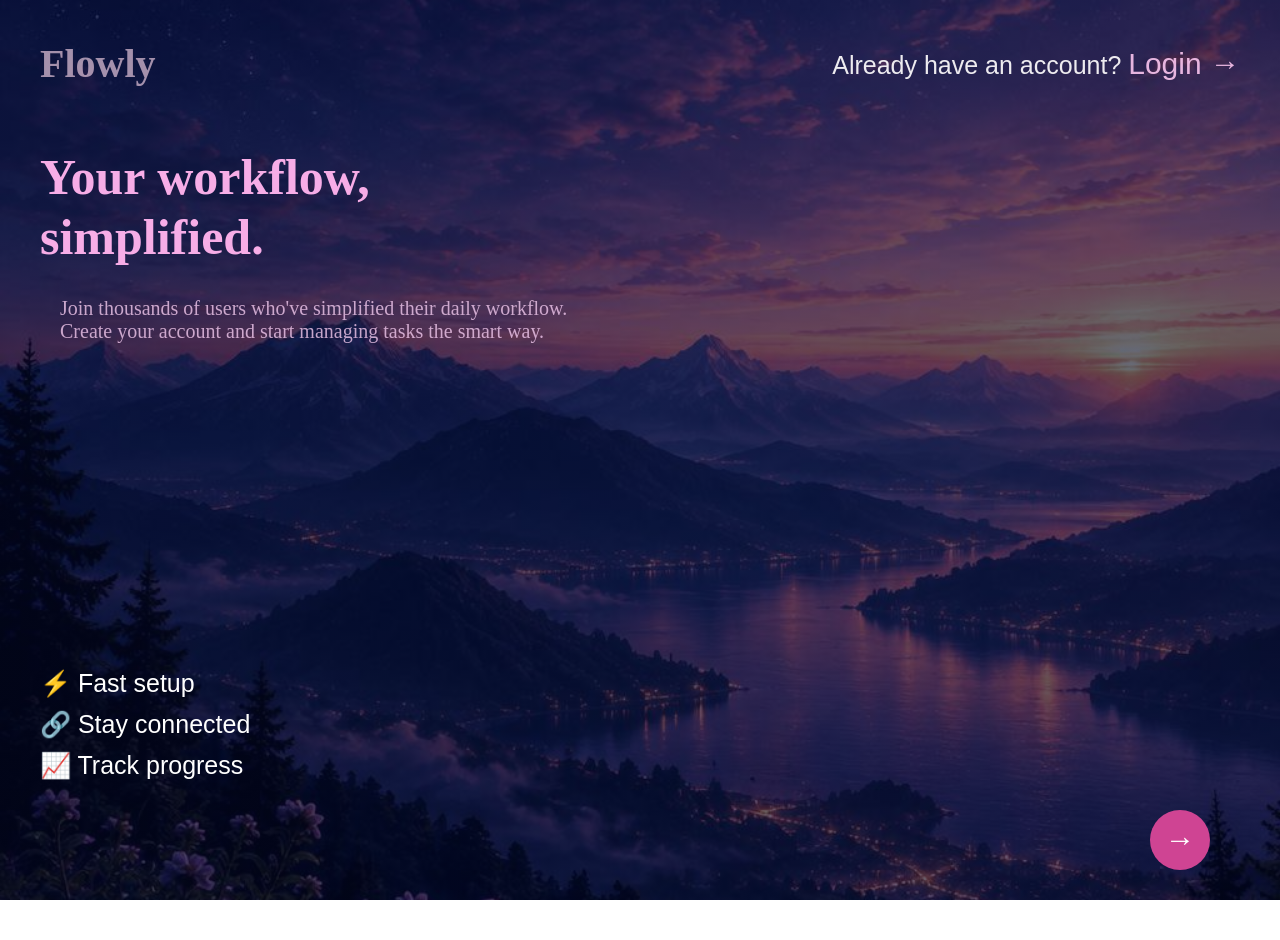
<file: index.html>
<!DOCTYPE html>
<html lang="en">
<head>
    <meta charset="UTF-8">
    <meta name="viewport" content="width=device-width, initial-scale=1.0">
    <title>Flowly</title>
    <link href="style.css" rel="stylesheet">
</head>
<body class="welcome-page">

    <div class="welcome-panel">
        <header class="welcome-header">
            <h2>Flowly</h2>
            <a href="signup1.html" class="login-link">Already have an account? <span class="login-highlight">Login →</span></a>
        </header>
    
   <div class="welcome-content">
    <h1>Your workflow,<br>simplified.</h1>
    <p>Join thousands of users who've simplified their daily workflow.<br> Create your account and start managing tasks the smart way.</p>

<div class="features">
    <div class="feature-item">⚡ Fast setup</div>
    <div class="feature-item">🔗 Stay connected</div>
    <div class="feature-item">📈 Track progress</div>
</div>
   </div>

   <div class="welcome-footer">
    <a href="signup1.html" class="next-btn">→</a>
   </div>
   </div>
</body>
</html>
</file>
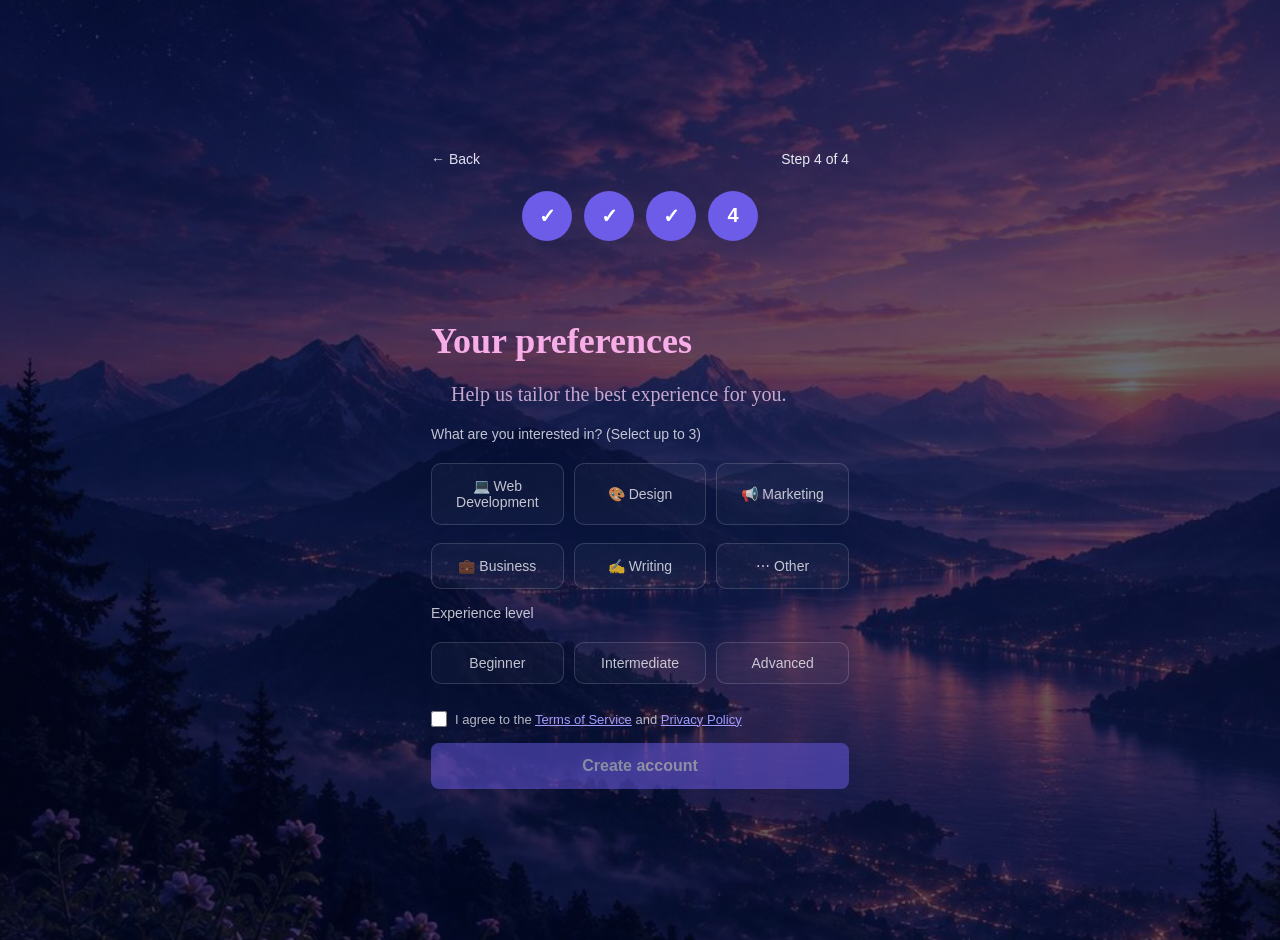
<file: preferenes4.html>
<!DOCTYPE html>
<html lang="en">
<head>
    <meta charset="UTF-8">
    <meta name="viewport" content="width=device-width, initial-scale=1.0">
    <title>flowly</title>
    <link href="style.css" rel="stylesheet">
</head>
<body>
    <div class="form-panel">
    <div class="top-bar">
        <a href="verify3.html" class="back-link">← Back</a>
        <span class="step-label">Step 4 of 4</span>
    </div>

    <div class="progress-bar">
       <div class="step-item completed">✓</div>
        <div class="step-item completed">✓</div>
        <div class="step-item completed">✓</div>
        <div class="step-item active">4</div>
    </div>

    <div class="form-content">
        <h1 class="form-title">Your preferences</h1>
        <p>Help us tailor the best experience for you.</p>

        <form>
        <div class="form-group">
    <label>What are you interested in? (Select up to 3)</label>
    <div class="interest-grid">
        <label class="interest-card">
            <input type="checkbox" name="interest">
            <span>💻 Web Development</span>
        </label>
        <label class="interest-card">
            <input type="checkbox" name="interest">
            <span>🎨 Design</span>
        </label>
        <label class="interest-card">
            <input type="checkbox" name="interest">
            <span>📢 Marketing</span>
        </label>
        <label class="interest-card">
            <input type="checkbox" name="interest">
            <span>💼 Business</span>
        </label>
        <label class="interest-card">
            <input type="checkbox" name="interest">
            <span>✍️ Writing</span>
        </label>
        <label class="interest-card">
            <input type="checkbox" name="interest">
            <span>⋯ Other</span>
        </label>
    </div>
</div>

        <div class="form-group">
    <label>Experience level</label>
    <div class="level-options">
        <label class="level-card">
            <input type="radio" name="level">
            <span>Beginner</span>
        </label>
        <label class="level-card">
            <input type="radio" name="level">
            <span>Intermediate</span>
        </label>
        <label class="level-card">
            <input type="radio" name="level">
            <span>Advanced</span>
        </label>
    </div>
</div>

        <div class="terms-group">
    <label class="terms-label">
        <input type="checkbox" id="terms">
        <span>I agree to the <a href="#">Terms of Service</a> and <a href="#">Privacy Policy</a></span>
    </label>
</div>
            <a href="success5.html" class="btn-continue disabled-link" type="submit">Create account</a>
        </form>
    </div>
</div>

<script>
    const termsCheckbox = document.getElementById('terms');
const continueBtn = document.querySelector('.btn-continue');
termsCheckbox.addEventListener('change', () => {
    if (termsCheckbox.checked) {
        continueBtn.classList.remove('disabled-link');
    } else {
        continueBtn.classList.add('disabled-link');
    }
});

</script>
</body>
</html>
</file>
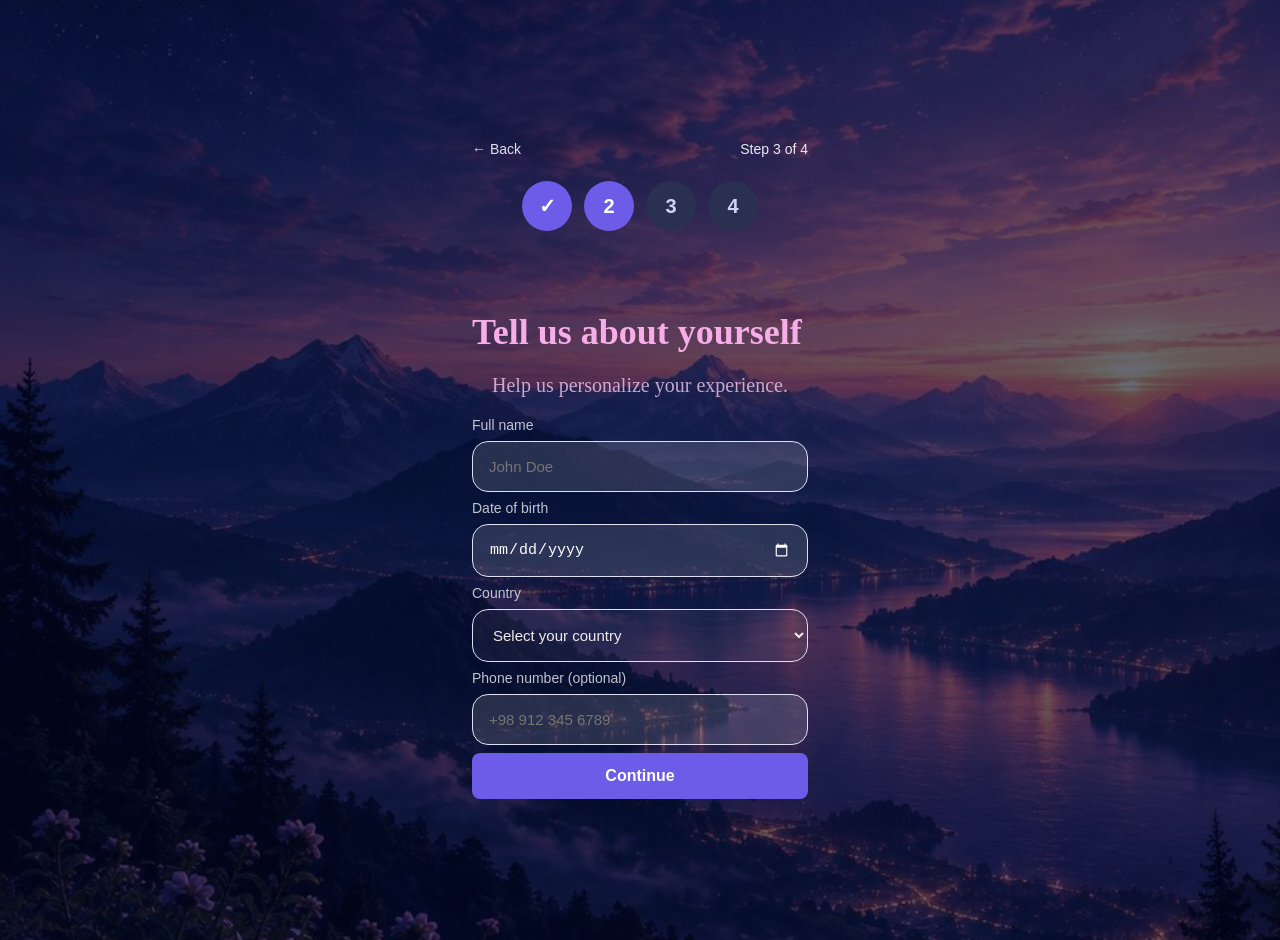
<file: profile-setup2.html>
<!DOCTYPE html>
<html lang="en">
<head>
    <meta charset="UTF-8">
    <meta name="viewport" content="width=device-width, initial-scale=1.0">
    <title>flowly</title>
    <link href="style.css" rel="stylesheet">
</head>
<body>
    <div class="form-panel">
    <div class="top-bar">
        <a href="signup1.html" class="back-link">← Back</a>
        <span class="step-label">Step 3 of 4</span>
    </div>

    <div class="progress-bar">
        <div class="step-item completed">✓</div>
        <div class="step-item active">2</div>
        <div class="step-item ">3</div>
        <div class="step-item">4</div>
    </div>
    <div class="form-content">
    <h1 class="form-title">Tell us about yourself</h1>
    <p>Help us personalize your experience.</p>

    <form>
        <div class="form-group">
            <label for="fullname">Full name</label>
            <input type="text" id="fullname" placeholder="John Doe">
        </div>

        <div class="form-group">
            <label for="dob">Date of birth</label>
            <input type="date" id="dob">
        </div>

        <div class="form-group">
            <label for="country">Country</label>
            <select id="country">
                <option value="">Select your country</option>
                <option value="ir">Iran</option>
                <option value="us">United States</option>
                <option value="de">Germany</option> 
            </select>
        </div>

        <div class="form-group">
            <label for="phone">Phone number (optional)</label>
            <input type="tel" id="phone" placeholder="+98 912 345 6789">
        </div>

        <a href="verify3.html" class="btn-continue" type="submit">Continue</a>
    </form>
</div>
    
</div>
</body>
</html>
</file>
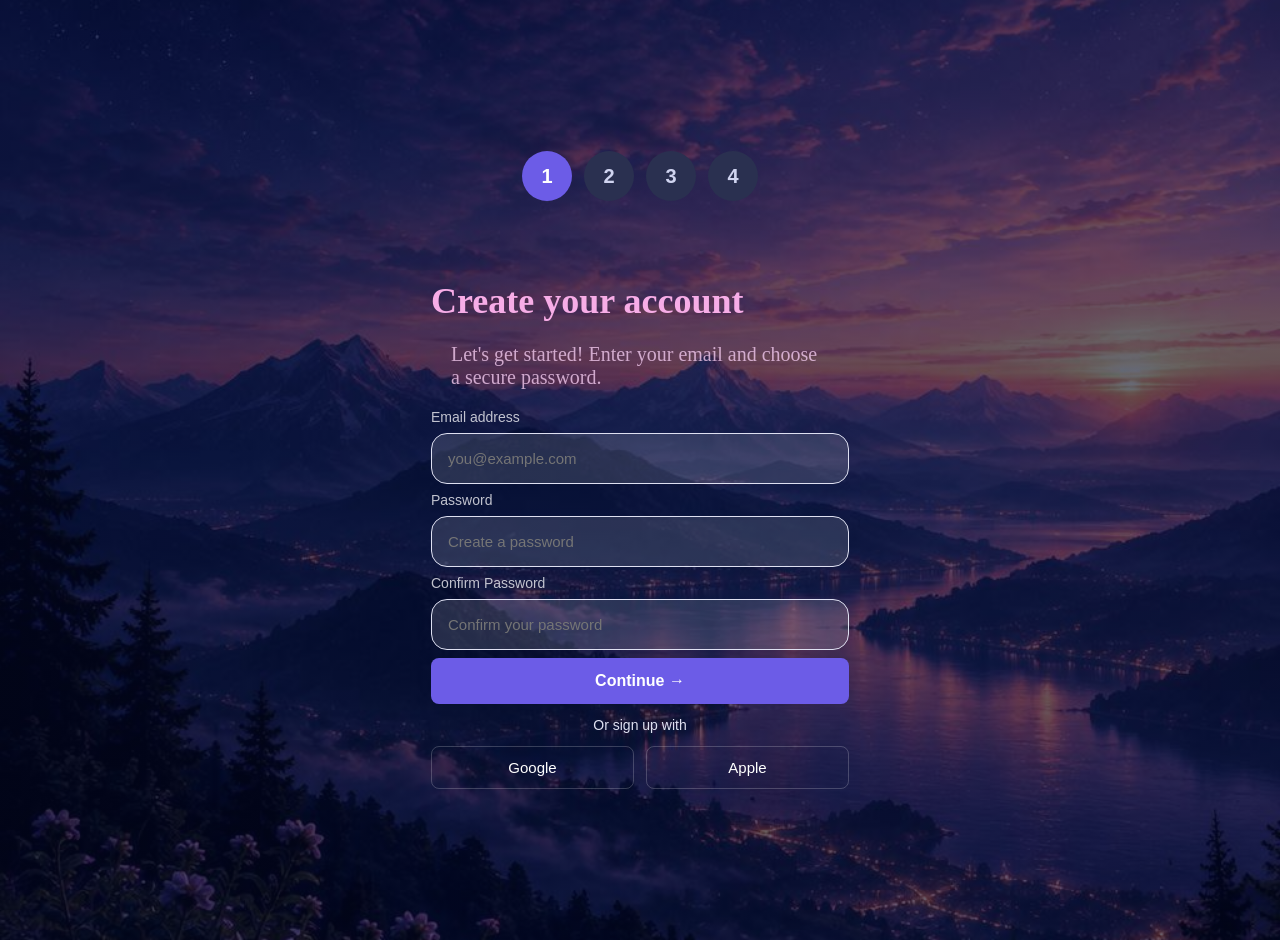
<file: signup1.html>
<!DOCTYPE html>
<html lang="en">
<head>
    <meta charset="UTF-8">
    <meta name="viewport" content="width=device-width, initial-scale=1.0">
    <title>Flowly</title>
    <link href="style.css" rel="stylesheet">
</head>
<body>
    <div class="form-panel">
    <div class="progress-bar">
        <div class="step-item active">1</div>
        <div class="step-item">2</div>
        <div class="step-item">3</div>
        <div class="step-item">4</div>
    </div>

    <div class="form-content">
        <h1 class="form-title">Create your account</h1>
        <p>Let's get started! Enter your email and choose a secure password.</p> 

        <form>
            <div class="form-group">
            <label for="email">Email address</label>
            <input type="email" id="email" placeholder="you@example.com">
            </div>

            <div class="form-group">
            <label for="password">Password</label>
            <input type="password" id="password" placeholder="Create a password">
            </div>

            <div class="form-group">
            <label for="confirm-password">Confirm Password</label>
            <input type="password" id="confirm-password" placeholder="Confirm your password">
            </div>

         <a href="profile-setup2.html" class="btn-continue" type="submit">Continue →</a>
        </form>

        <div class="divider">Or sign up with</div>

        <div class="social-buttons">
           <button class="social-btn">Google</button>
           <button class="social-btn">Apple</button>
        </div>
    </div>
</div>
</body>
</html>
</file>
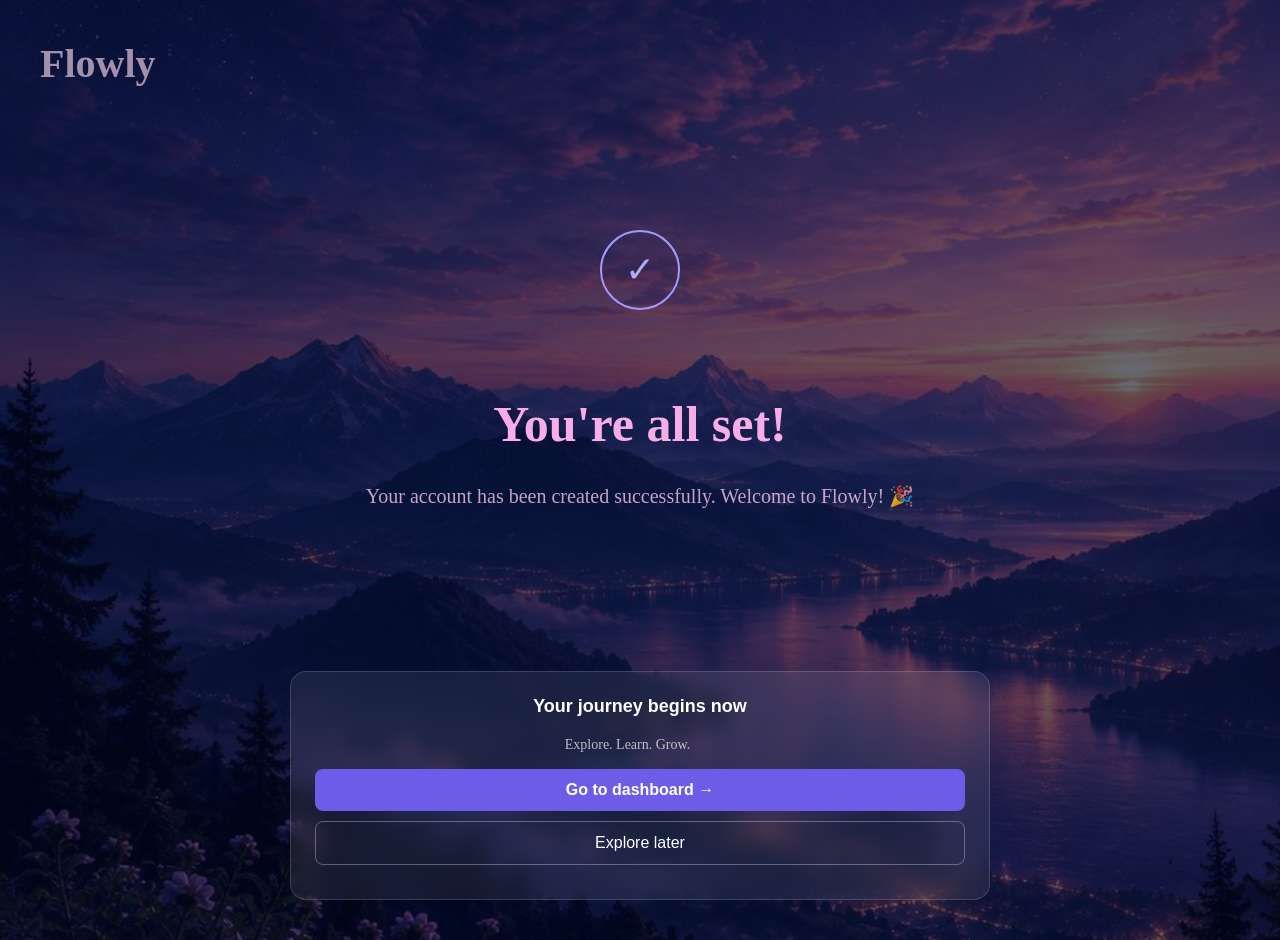
<file: success5.html>
<!DOCTYPE html>
<html lang="en">
<head>
    <meta charset="UTF-8">
    <meta name="viewport" content="width=device-width, initial-scale=1.0">
    <title>Flowly</title>
    <link rel="stylesheet" href="style.css">
</head>
<body>
   <div class="welcome-panel success-panel">
    <header class="welcome-header">
        <h2>Flowly</h2>
    </header>

    <div class="success-content">
        <div class="success-icon">✓</div>
        <h1>You're all set!</h1>
        <p>Your account has been created successfully. Welcome to Flowly! 🎉</p>
    </div>

    <div class="success-card">
        <h3>Your journey begins now</h3>
        <p>Explore. Learn. Grow.</p>
        <a href="#" class="btn-continue">Go to dashboard →</a>
        <a href="#" class="btn-secondary">Explore later</a>
    </div>
</div> 
</body>
</html>
</file>
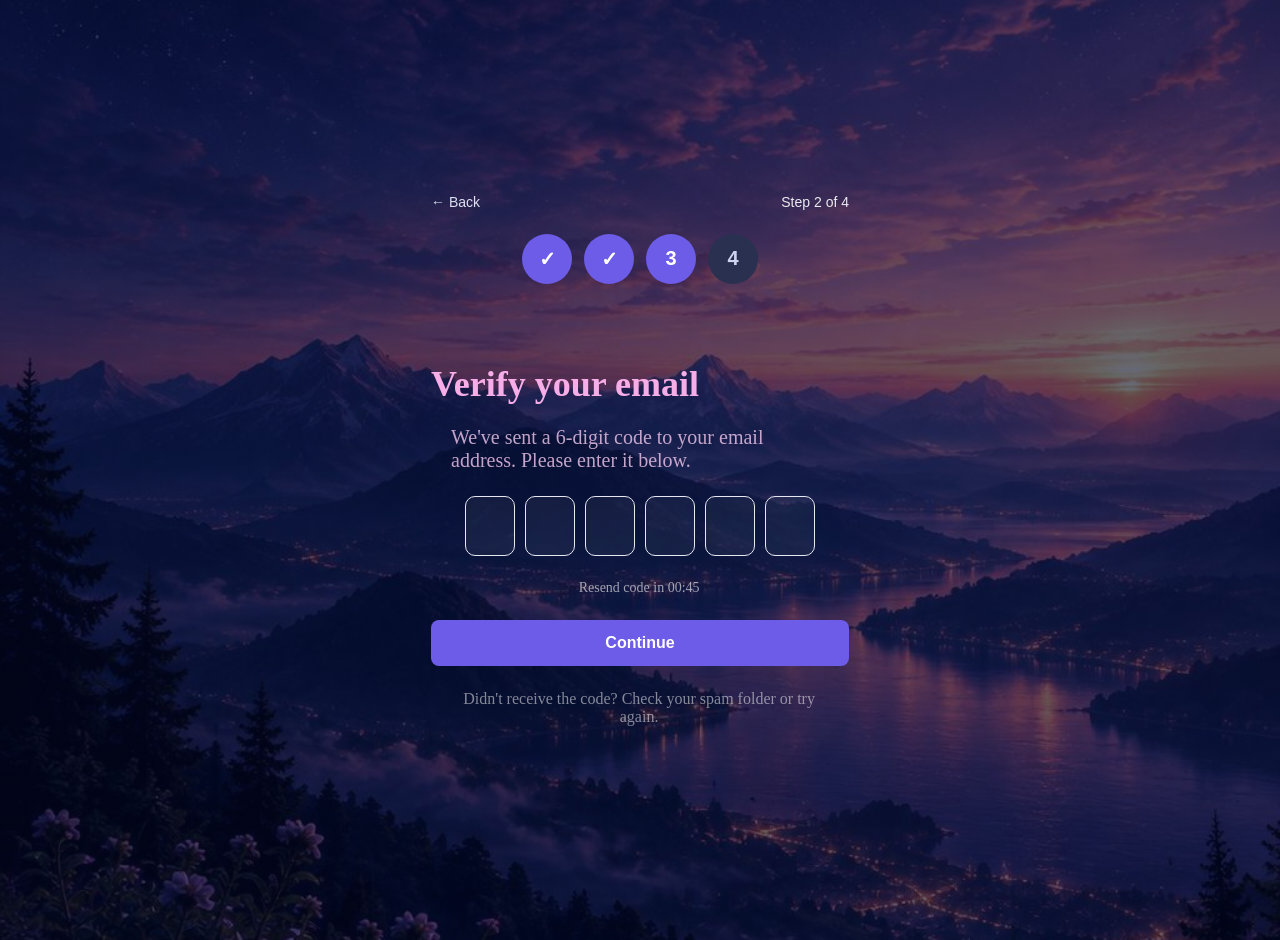
<file: verify3.html>
<!DOCTYPE html>
<html lang="en">
<head>
    <meta charset="UTF-8">
    <meta name="viewport" content="width=device-width, initial-scale=1.0">
    <title>Flowly</title>
    <link href="style.css" rel="stylesheet">
</head>
<body>
    <div class="form-panel">
    <div class="top-bar">
        <a href="profile-setup2.html" class="back-link">← Back</a>
        <span class="step-label">Step 2 of 4</span>
    </div>

    <div class="progress-bar">
        <div class="step-item completed">✓</div>
        <div class="step-item completed">✓</div>
        <div class="step-item active">3</div>
        <div class="step-item">4</div>
    </div>

    <div class="form-content">
        <h1 class="form-title">Verify your email</h1>
        <p>We've sent a 6-digit code to your email address. Please enter it below.</p>

        <div class="code-inputs">
            <input type="text" maxlength="1" class="code-box">
            <input type="text" maxlength="1" class="code-box">
            <input type="text" maxlength="1" class="code-box">
            <input type="text" maxlength="1" class="code-box">
            <input type="text" maxlength="1" class="code-box">
            <input type="text" maxlength="1" class="code-box">
        </div>

        <p class="resend-text">Resend code in 00:45</p>

        <a href="preferenes4.html" class="btn-continue">Continue</a>
    </div>

    <p class="help-text">Didn't receive the code? Check your spam folder or try again.</p>
</div>

<script>
    const codeBoxes = document.querySelectorAll('.code-box');

    codeBoxes.forEach((box, index) => {
    box.addEventListener('input', () => {
        if (box.value.length === 1 && index < codeBoxes.length - 1) {
            codeBoxes[index + 1].focus();
        }
    });
});
</script>
</body>
</html>
</file>
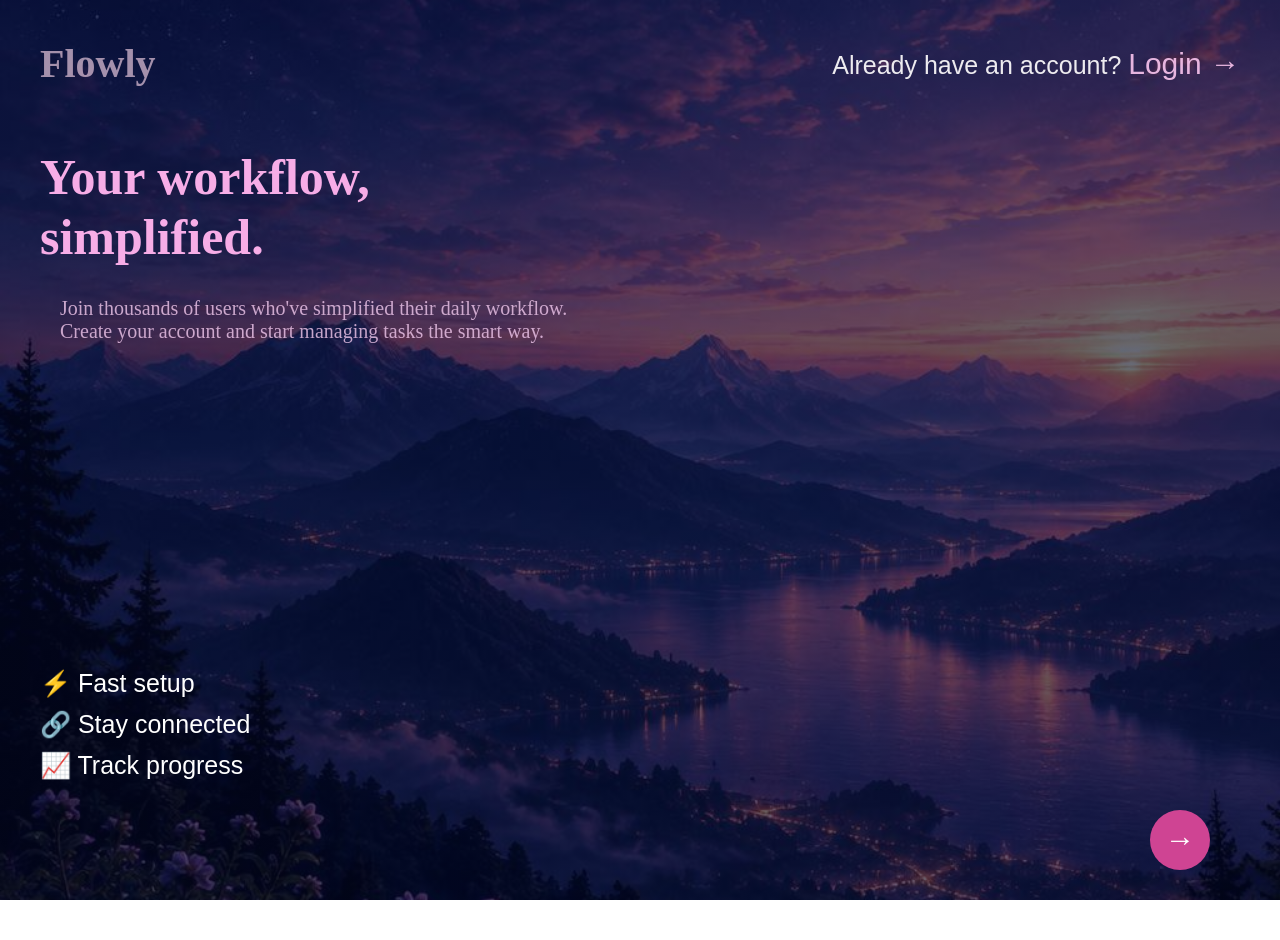
<file: welcome1.html>
<!DOCTYPE html>
<html lang="en">
<head>
    <meta charset="UTF-8">
    <meta name="viewport" content="width=device-width, initial-scale=1.0">
    <title>Flowly</title>
    <link href="style.css" rel="stylesheet">
</head>
<body class="welcome-page">

    <div class="welcome-panel">
        <header class="welcome-header">
            <h2>Flowly</h2>
            <a href="signup1.html" class="login-link">Already have an account? <span class="login-highlight">Login →</span></a>
        </header>
    
   <div class="welcome-content">
    <h1>Your workflow,<br>simplified.</h1>
    <p>Join thousands of users who've simplified their daily workflow.<br> Create your account and start managing tasks the smart way.</p>

<div class="features">
    <div class="feature-item">⚡ Fast setup</div>
    <div class="feature-item">🔗 Stay connected</div>
    <div class="feature-item">📈 Track progress</div>
</div>
   </div>

   <div class="welcome-footer">
    <a href="signup1.html" class="next-btn">→</a>
   </div>
   </div>
</body>
</html>
</file>
<file: style.css>
* {
    margin: 0;
    padding: 0;
    box-sizing: border-box;
}

html, body {
    overflow-x: hidden;
}

body{
    padding: 20px;
    color: white;
    background-image: linear-gradient(rgba(2, 7, 39, 0.6), rgba(2, 7, 39, 0.6)), url("bg.png.png");
    background-size: cover;
    background-position: center;
    font-family: 'Segoe UI', Roboto, sans-serif;    display: flex;
}



.welcome-page {
    height: 100vh;
    overflow: hidden;
}

.welcome-panel {
    height: 100vh;
    width: 100%;
    padding: 20px;
    display: flex;
    flex-direction: column;
    justify-content: space-between;
    position: relative;
}

.welcome-header{
   display: flex;
   justify-content: space-between;
   align-items: center; 

}

.login-highlight {
    color: #f5c1eaec;
    font-size: 30px;
    
}

h2 {
    font-size: 40px;
     font-weight: bold;
    font-family:Georgia, 'Times New Roman', Times, serif;
    color: rgba(252, 218, 236, 0.635);
}

.login-link{ 
    color: #fcfafbee;
    text-decoration: none;
    font-size: 25px;
}

h1 {
    font-size: 50px;
    margin-top: 60px;
    color: #f7ade7;
    font-weight: bold;
    line-height: 1.2;
    margin-bottom: 1rem;
    font-family: 'Times New Roman', Times, serif;
    margin-bottom: 10px;
}

p {
    font-size: 20px;
    color: rgba(235, 195, 232, 0.823);
    max-width: 90%;
    font-family: 'Times New Roman', Times, serif;
    margin: 20px;
}

.next-btn {
    display: flex;
    align-items: center;
    justify-content: center;
    width: 60px;
    height: 60px;
    border-radius: 50%;
    background-color: #cf4493;
    color: white;
    font-size: 30px;
    text-decoration: none;
    transition: all 0.3s ease;
}

.welcome-footer {
    display: flex;
    margin: 30px;
    justify-content: flex-end;
}

.features {
    display: flex;
    font-size: 25px;
    flex-direction: column;
    gap: 12px;
    margin-top: auto;
}

.welcome-content {
    display: flex;
    flex-direction: column;
    flex-grow: 1;
}

.form-panel {
    max-width: 450px;
    margin: 0 auto;
    padding: 2rem 1rem;
    min-height: 100vh;
    display: flex;
    flex-direction: column;
    justify-content: center;
}
.progress-bar {
    display: flex;
    justify-content: center;
    align-items: center;
    gap: 12px;
    margin-bottom: 1.2rem;
}

.step-item {
    width: 50px;
    height: 50px;
    border-radius: 50%;
    display: flex;
    justify-content: center;
    align-items: center;
    background-color: #2a3050;
    color: #d0d4f0;
    font-size:20px;
    font-weight: 600;
}

.step-item.active {
    background-color: #6c5ce7; 
    color: white;
}

.form-group {
    display: flex;
    flex-direction: column;
    margin-bottom: 0.5rem;
}

.form-group label {
    margin-bottom: 0.5rem;
    font-size: 14px;
    color: #f0f0f5cb;
}

input[type="date"]::-webkit-calendar-picker-indicator {
    filter: invert(1);
}
.form-group input{
    padding: 16px;
    border-radius: 16px;
    border: 1px solid #dee0f1;
    background-color: rgba(247, 244, 244, 0.137);
    color: white;
    font-size: 15px;
}

.btn-continue {
    width: 100%;
    padding: 14px;
    background-color:#6c5ce7;
    color: white;
    border: none;
    border-radius: 8px;
    font-size: 16px;
    font-weight: 600;
    cursor: pointer;
    margin-top: 0.5rem;
    transition: all 0.3s ease;
    text-decoration: none;
    display: block;
    text-align: center;
}

.divider {
    text-align: center;
    margin: 0.8rem 0;
    color: #dee0f1;
    font-size: 14px;
} 

.social-buttons {
    display: flex;
    gap: 12px;
}

.social-btn {
    flex: 1;
    padding: 12px;
    border-radius: 8px;
    border: 1px solid rgba(255,255,255,0.2);
    background-color: transparent;
color: white;
font-size: 15px;
font-weight: 500;
cursor: pointer;
transition: all 0.3s ease;
}

.form-title {
    font-size: 36px;
    color: #f7ade7;
    font-weight: bold;
    line-height: 1.2;
    margin-bottom: 10px;
    font-family: 'Times New Roman', Times, serif;
}

.top-bar {
    display: flex;
    justify-content: space-between;
    align-items: center;
    margin-bottom: 1.5rem;
}

.back-link {
    color: #dee0f1;
    text-decoration: none;
    font-size: 14px;
}

.step-label {
    color: #e9eaf1;
    font-size: 14px;
}


.step-item.completed {
    background-color: #6c5ce7;
    color: white;
}

.code-inputs {
    display: flex;
    justify-content: center;
    gap: 10px;
    margin: 1.5rem;
}

.code-box {
    height: 60px;
    background-color: rgba(255, 255, 255, 0.05);
    width: 50px;
    text-align: center;
    font-size: 24px;
    border-radius: 10px;
    border: 1px solid;
    font-weight: 600;
    color: #e6e7f0;
}

.resend-text {
    font-size: 14px;
    text-align: center;
    color: rgba(255, 255, 255, 0.6);
    margin-bottom: 1.5rem;
}

.help-text {
    text-align: center;
    font-size: 16px;
    color: rgba(255, 255, 255, 0.5);
    margin-top: 1.5rem;
}

select {
    padding: 16px;
    border-radius: 16px;
    border: 1px solid #dee0f1;
    background-color: rgba(242, 233, 233, 0.05);
    color: rgb(243, 235, 235);
    font-size: 15px;
}

select option {
    background-color: #1a1a2e;
    color: white;
}

.interest-grid {
    display: grid;
    grid-template-columns: repeat(3, 1fr);
    gap: 10px;
    margin-top: 0.8rem;
}

.interest-card {
    display: flex;
    align-items: center;
    justify-content: center;
    padding: 14px 10px;
    border-radius: 10px;
    border: 1px solid rgba(255,255,255,0.15);
    background-color: rgba(255,255,255,0.03);
    color: #e6e7f0;
    font-size: 13px;
    cursor: pointer;
    text-align: center;
    transition: all 0.2s ease;
}

.interest-card input {
    display: none;
}

.interest-card input:checked + span {
    color: #6c5ce7;
    font-weight: 600;
}

.interest-card:has(input:checked) {
    border-color: #6c5ce7;
    background-color: rgba(108, 92, 231, 0.15);
}

.level-options {
    display: flex;
    gap: 10px;
    margin-top: 0.8rem;
}

.level-card {
    flex: 1;
display: flex;
align-items: center;
justify-content: center;
padding: 12px;
border-radius: 10px;
border: 1px solid rgba(255,255,255,0.15);
background-color: rgba(255,255,255,0.03);
color: #e6e7f0;
font-size: 14px;
cursor: pointer;
}

.level-card input {
    display: none;
}

.level-card input:checked + span {
    color: #6c5ce7;
    font-weight: 600;
}

.level-card:has(input:checked) {
    border-color: #6c5ce7;
    background-color: rgba(108, 92, 231, 0.15);
}

.terms-group {
    margin-top: 1.2rem;
margin-bottom: 1rem;
}

.terms-label {
    display: flex;
align-items: center;
gap: 8px;
font-size: 13px;
color: rgba(255,255,255,0.7);
cursor: pointer;
}

.terms-label input {
    width: 16px;
    height: 16px;
    flex-shrink: 0;
}

.form-group input:focus,
select:focus {
    outline: none;
    border-color: #6c5ce7;
    background-color: rgba(255,255,255,0.1);
}

.btn-continue.disabled-link {
    opacity: 0.5;
    pointer-events: none;
}

.terms-label a {
    color: #a29bfe;
}

.btn-continue:hover {
    background-color: #5a4bd1;
transform: translateY(-2px);
}

.social-btn:hover {
    background-color: rgba(255,255,255,0.08);
    border-color: rgba(255,255,255,0.4);
}

.btn-secondary:hover {
    background-color: rgba(255,255,255,0.1);
}

.interest-card:hover,
.level-card:hover {
    border-color: rgba(255,255,255,0.35);
}

.success-content {
    display: flex;
    flex-direction: column;
    align-items: center;
    justify-content: center;
    flex-grow: 1;
    text-align: center;
}

.success-icon {
    width: 80px;
    height: 80px;
    border-radius: 50%;
    border: 2px solid #a29bfe;
    display: flex;
    align-items: center;
    justify-content: center;
    font-size: 36px;
    color: #b0abf4;
    margin-bottom: 1.5rem;
}

.success-card {
    background-color: rgba(255, 255, 255, 0.08);
    backdrop-filter: blur(10px);
    border-radius: 16px;
    padding: 1.5rem;
    width: 70%;
    max-width: 700px;
    margin: 0 auto;
    text-align: center;
    border: 1px solid rgba(255,255,255,0.15);
}

.success-card h3 {
    font-size: 18px;
    margin-bottom: 0.5rem;
}

.success-card p {
    font-size: 14px;
    color: rgba(255,255,255,0.7);
    margin-bottom: 1rem;
}

.success-card a {
    display: block;
    padding: 12px;
    margin-bottom: 10px;
    border-radius: 8px;
    text-decoration: none;
    text-align: center;
}

.btn-secondary {
    background-color: transparent;
    border: 1px solid rgba(255,255,255,0.3);
    color: white;
}

@media (max-width: 768px) {
    h1 {
        font-size: 32px;
    }

    h2 {
        font-size: 32px;
    }

    p {
        font-size: 16px;
    }

    .step-item {
        width: 40px;
        height: 40px;
        font-size: 16px;
    }

    .progress-bar {
        gap: 8px;
    }

    .code-box {
    width: 40px;
    height: 50px;
    font-size: 18px;
}

.code-inputs {
    gap: 6px;
}
}
</file>
